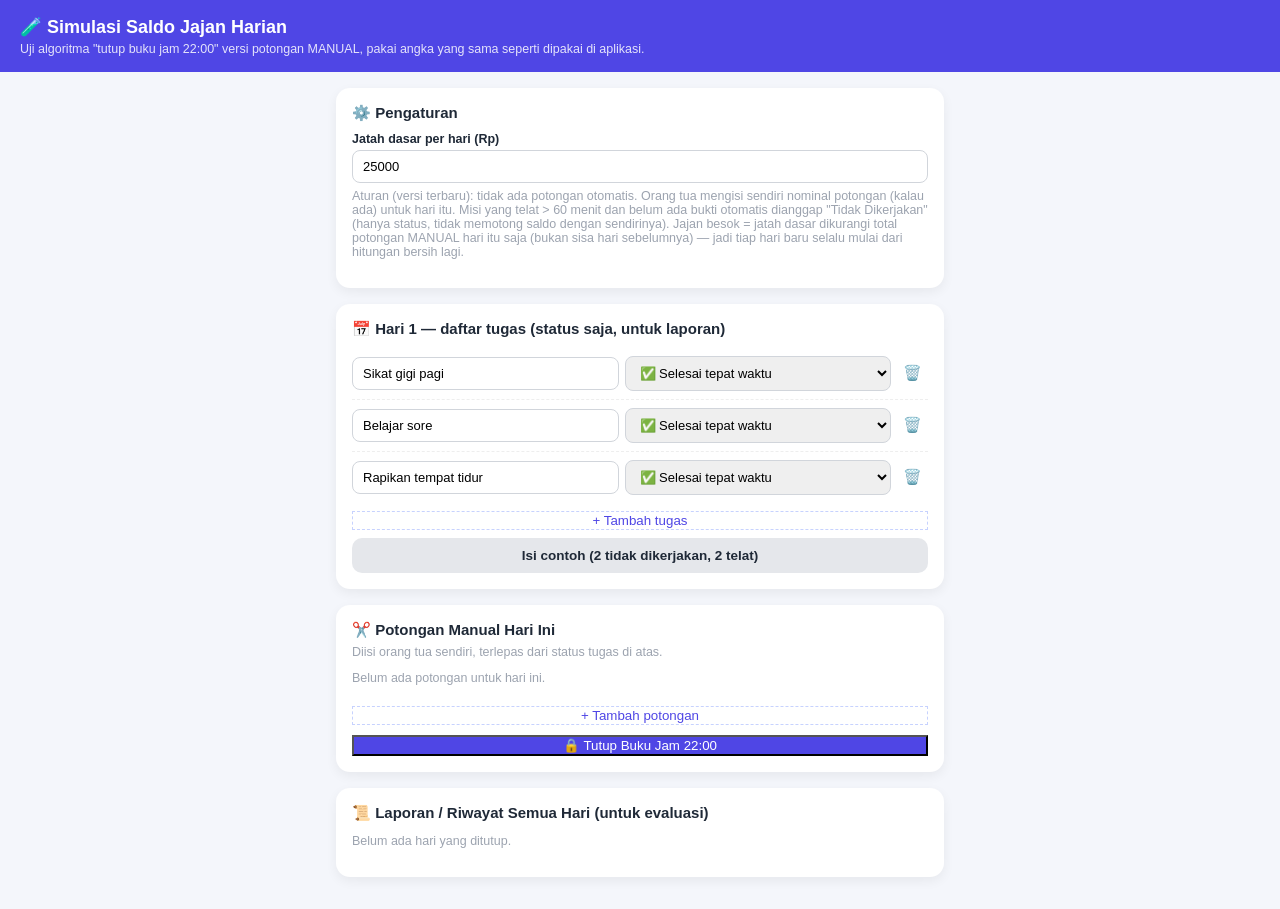
<file: simulasi.html>
<!DOCTYPE html>
<html lang="id">
<head>
<meta charset="UTF-8">
<meta name="viewport" content="width=device-width, initial-scale=1.0">
<title>Simulasi Saldo Jajan Harian</title>
<style>
  * { box-sizing: border-box; }
  body { margin:0; font-family:'Segoe UI',Roboto,Arial,sans-serif; background:#f4f6fb; color:#1f2937; }
  header { background:#4f46e5; color:white; padding:16px 20px; }
  header h1 { margin:0; font-size:18px; }
  header p { margin:4px 0 0; font-size:12.5px; opacity:.85; }
  main { max-width:640px; margin:0 auto; padding:16px; }
  .card { background:white; border-radius:14px; padding:16px; box-shadow:0 4px 12px rgba(0,0,0,.06); margin-bottom:16px; }
  .card h2 { margin:0 0 10px; font-size:15px; }
  label { display:block; font-size:12.5px; font-weight:600; margin:8px 0 4px; }
  input, select { width:100%; padding:8px 10px; border:1px solid #d1d5db; border-radius:8px; font-size:13px; }
  .row { display:flex; gap:8px; }
  .row > * { flex:1; }
  .task-item { display:flex; gap:6px; align-items:center; padding:8px 0; border-bottom:1px dashed #eee; font-size:13px; }
  .task-item:last-child { border-bottom:none; }
  .task-item input[type="text"] { flex:2; }
  .task-item select { flex:2; }
  .task-item button { flex:0 0 auto; border:none; background:transparent; cursor:pointer; font-size:15px; }
  .deduct-item { display:flex; gap:6px; align-items:center; padding:8px 0; border-bottom:1px dashed #eee; font-size:13px; }
  .deduct-item:last-child { border-bottom:none; }
  .deduct-item input[type="text"] { flex:2; }
  .deduct-item input[type="number"] { flex:1; }
  .deduct-item button { flex:0 0 auto; border:none; background:transparent; cursor:pointer; font-size:15px; }
  .btn { padding:10px 14px; border:none; border-radius:10px; font-size:13.5px; font-weight:600; cursor:pointer; }
  .btn-primary { background:#4f46e5; color:white; width:100%; margin-top:10px; }
  .btn-secondary { background:#e5e7eb; color:#1f2937; }
  .btn-ghost { background:none; border:1px dashed #c7d2fe; color:#4f46e5; width:100%; margin-top:8px; }
  .summary-row { display:flex; justify-content:space-between; padding:6px 0; font-size:13.5px; }
  .summary-row b { font-size:15px; }
  .kid-quote { background:#fff7ed; border:1px solid #fdba74; border-radius:12px; padding:12px 14px; font-size:14px; margin-top:10px; }
  .history-day { border-bottom:1px dashed #eee; padding:8px 0; font-size:13px; }
  .history-day:last-child { border-bottom:none; }
  .history-head { display:flex; justify-content:space-between; font-weight:600; }
  .history-detail { font-size:12px; color:#6b7280; margin-top:4px; }
  .muted { color:#9ca3af; font-size:12.5px; }
  .status-done { color:#059669; }
  .status-late { color:#d97706; }
  .status-missed { color:#dc2626; }
</style>
</head>
<body>

<header>
  <h1>🧪 Simulasi Saldo Jajan Harian</h1>
  <p>Uji algoritma "tutup buku jam 22:00" versi potongan MANUAL, pakai angka yang sama seperti dipakai di aplikasi.</p>
</header>

<main>
  <div class="card">
    <h2>⚙️ Pengaturan</h2>
    <label>Jatah dasar per hari (Rp)</label>
    <input type="number" id="allowanceInput" value="25000" step="500" min="0">
    <p class="muted" style="margin-top:6px;">Aturan (versi terbaru): tidak ada potongan otomatis. Orang tua mengisi sendiri nominal potongan (kalau ada) untuk hari itu. Misi yang telat &gt; 60 menit dan belum ada bukti otomatis dianggap "Tidak Dikerjakan" (hanya status, tidak memotong saldo dengan sendirinya). Jajan besok = jatah dasar dikurangi total potongan MANUAL hari itu saja (bukan sisa hari sebelumnya) — jadi tiap hari baru selalu mulai dari hitungan bersih lagi.</p>
  </div>

  <div class="card">
    <h2 id="dayTitle">📅 Hari 1 — daftar tugas (status saja, untuk laporan)</h2>
    <div id="taskList"></div>
    <button class="btn-ghost" id="addTaskBtn">+ Tambah tugas</button>
    <button class="btn-secondary btn" id="fillExampleBtn" style="margin-top:8px;width:100%;">Isi contoh (2 tidak dikerjakan, 2 telat)</button>
  </div>

  <div class="card">
    <h2>✂️ Potongan Manual Hari Ini</h2>
    <p class="muted" style="margin-top:-4px;">Diisi orang tua sendiri, terlepas dari status tugas di atas.</p>
    <div id="deductList"></div>
    <button class="btn-ghost" id="addDeductBtn">+ Tambah potongan</button>
    <button class="btn-primary" id="closeDayBtn">🔒 Tutup Buku Jam 22:00</button>
  </div>

  <div class="card" id="resultCard" style="display:none;">
    <h2>📊 Hasil Tutup Buku</h2>
    <div id="resultSummary"></div>
    <div class="kid-quote" id="kidQuote"></div>
  </div>

  <div class="card">
    <h2>📜 Laporan / Riwayat Semua Hari (untuk evaluasi)</h2>
    <div id="historyBox"><p class="muted">Belum ada hari yang ditutup.</p></div>
  </div>
</main>

<script type="module">
  import { formatRupiah } from "./js/app.js";

  let dayNumber = 1;
  let taskSeq = 0;
  let deductSeq = 0;
  let tasks = []; // { id, title, mode: 'done'|'late'|'missed' } -- status saja, tidak memotong saldo
  let deductions = []; // { id, reason, amount } -- yang benar-benar memotong saldo
  const history = [];

  const taskListEl = document.getElementById("taskList");
  const deductListEl = document.getElementById("deductList");
  const dayTitleEl = document.getElementById("dayTitle");
  const allowanceInput = document.getElementById("allowanceInput");

  function addTask(title = "", mode = "done") {
    const id = ++taskSeq;
    tasks.push({ id, title, mode });
    renderTasks();
  }

  function addDeduction(reason = "", amount = 500) {
    const id = ++deductSeq;
    deductions.push({ id, reason, amount });
    renderDeductions();
  }

  function renderTasks() {
    taskListEl.innerHTML = "";
    tasks.forEach((t) => {
      const row = document.createElement("div");
      row.className = "task-item";
      row.innerHTML = `
        <input type="text" placeholder="Nama tugas" value="${t.title}" data-field="title">
        <select data-field="mode">
          <option value="done" ${t.mode === "done" ? "selected" : ""}>✅ Selesai tepat waktu</option>
          <option value="late" ${t.mode === "late" ? "selected" : ""}>⏰ Selesai tapi telat</option>
          <option value="missed" ${t.mode === "missed" ? "selected" : ""}>❌ Tidak dikerjakan (&gt;60 menit)</option>
        </select>
        <button data-action="remove" title="Hapus">🗑️</button>
      `;
      row.querySelector('[data-field="title"]').addEventListener("input", (e) => { t.title = e.target.value; });
      row.querySelector('[data-field="mode"]').addEventListener("change", (e) => { t.mode = e.target.value; });
      row.querySelector('[data-action="remove"]').addEventListener("click", () => {
        tasks = tasks.filter((x) => x.id !== t.id);
        renderTasks();
      });
      taskListEl.appendChild(row);
    });
    if (tasks.length === 0) {
      taskListEl.innerHTML = `<p class="muted">Belum ada tugas. Klik "+ Tambah tugas".</p>`;
    }
  }

  function renderDeductions() {
    deductListEl.innerHTML = "";
    deductions.forEach((d) => {
      const row = document.createElement("div");
      row.className = "deduct-item";
      row.innerHTML = `
        <input type="text" placeholder="Alasan (mis. telat sikat gigi)" value="${d.reason}" data-field="reason">
        <input type="number" min="0" step="500" value="${d.amount}" data-field="amount">
        <button data-action="remove" title="Hapus">🗑️</button>
      `;
      row.querySelector('[data-field="reason"]').addEventListener("input", (e) => { d.reason = e.target.value; });
      row.querySelector('[data-field="amount"]').addEventListener("input", (e) => { d.amount = Number(e.target.value) || 0; });
      row.querySelector('[data-action="remove"]').addEventListener("click", () => {
        deductions = deductions.filter((x) => x.id !== d.id);
        renderDeductions();
      });
      deductListEl.appendChild(row);
    });
    if (deductions.length === 0) {
      deductListEl.innerHTML = `<p class="muted">Belum ada potongan untuk hari ini.</p>`;
    }
  }

  document.getElementById("addTaskBtn").addEventListener("click", () => addTask());
  document.getElementById("addDeductBtn").addEventListener("click", () => addDeduction());

  document.getElementById("fillExampleBtn").addEventListener("click", () => {
    tasks = [];
    taskSeq = 0;
    addTask("Sikat gigi pagi", "missed");
    addTask("Rapikan tempat tidur", "missed");
    addTask("Belajar sore", "late");
    addTask("Sholat maghrib", "late");
    addTask("Kerjakan PR", "done");
    deductions = [];
    deductSeq = 0;
    addDeduction("2 misi tidak dikerjakan", 2000);
    renderTasks();
  });

  document.getElementById("closeDayBtn").addEventListener("click", () => {
    const allowance = Number(allowanceInput.value) || 0;

    const report = tasks
      .filter((t) => t.title.trim() !== "")
      .map((t) => ({ title: t.title, status: t.mode }));

    const activeDeductions = deductions.filter((d) => d.reason.trim() !== "" || d.amount > 0);
    const totalDeduction = activeDeductions.reduce((sum, d) => sum + (Number(d.amount) || 0), 0);
    const saldoBesok = Math.max(0, allowance - totalDeduction);
    const doneCount = report.filter((r) => r.status === "done").length;
    const lateCount = report.filter((r) => r.status === "late").length;
    const missedCount = report.filter((r) => r.status === "missed").length;

    history.unshift({ day: dayNumber, report, deductions: activeDeductions, totalDeduction, saldoBesok, doneCount, lateCount, missedCount });

    // Tampilkan hasil
    const resultCard = document.getElementById("resultCard");
    resultCard.style.display = "block";
    document.getElementById("resultSummary").innerHTML = `
      <div class="summary-row"><span>✅ Selesai tepat waktu</span><span>${doneCount} tugas</span></div>
      <div class="summary-row"><span>⏰ Telat</span><span>${lateCount} tugas</span></div>
      <div class="summary-row"><span>❌ Tidak dikerjakan</span><span>${missedCount} tugas</span></div>
      <div class="summary-row"><span>Total potongan manual hari ini</span><b>-${formatRupiah(totalDeduction)}</b></div>
      <div class="summary-row"><span>Jajan BESOK (Hari ${dayNumber + 1})</span><b>${formatRupiah(saldoBesok)}</b></div>
    `;
    document.getElementById("kidQuote").textContent =
      `"Yah, jajanku besok cuma ${formatRupiah(saldoBesok)}..." 😅`;

    renderHistory();

    // Mulai hari baru: saldo SELALU reset ke jatah dasar, tugas dibawa lagi
    // dengan status dikosongkan ulang, potongan manual dikosongkan (harus
    // diisi ulang tiap hari kalau memang ada).
    dayNumber += 1;
    dayTitleEl.textContent = `📅 Hari ${dayNumber} — daftar tugas (status saja, untuk laporan)`;
    tasks = tasks.map((t) => ({ ...t, mode: "done" }));
    deductions = [];
    deductSeq = 0;
    renderTasks();
    renderDeductions();
  });

  function renderHistory() {
    const box = document.getElementById("historyBox");
    box.innerHTML = "";
    history.forEach((h) => {
      const el = document.createElement("div");
      el.className = "history-day";
      el.innerHTML = `
        <div class="history-head">
          <span>Hari ${h.day}</span>
          <span>${h.totalDeduction > 0 ? `-${formatRupiah(h.totalDeduction)}` : "Tanpa potongan"} → jajan Hari ${h.day + 1}: ${formatRupiah(h.saldoBesok)}</span>
        </div>
        <div class="history-detail">
          ${h.report.map((r) => `<div>${r.title}: <span class="status-${r.status}">${
            r.status === "done" ? "selesai tepat waktu" : r.status === "late" ? "selesai tapi telat" : "tidak dikerjakan"
          }</span></div>`).join("")}
          ${h.deductions.map((d) => `<div>✂️ ${d.reason || "(tanpa alasan)"}: -${formatRupiah(d.amount)}</div>`).join("")}
        </div>
      `;
      box.appendChild(el);
    });
  }

  // Isi awal: 3 tugas kosong biar langsung kelihatan bentuknya
  addTask("Sikat gigi pagi", "done");
  addTask("Belajar sore", "done");
  addTask("Rapikan tempat tidur", "done");
  renderDeductions();
</script>

</body>
</html>
</file>
